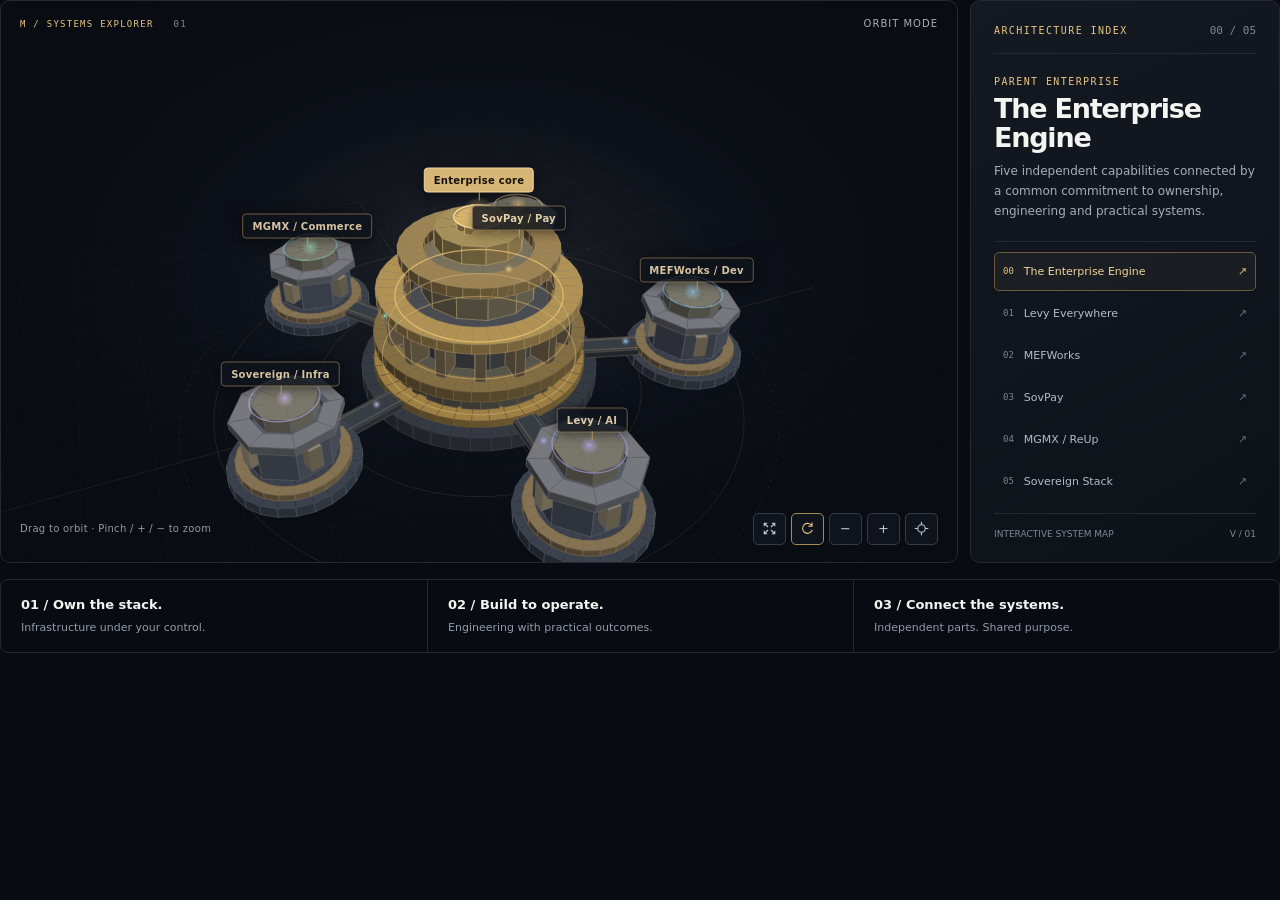
<file: app/public/enterprise-engine.html>
<!doctype html>
<html lang="en"><head><meta charset="utf-8"><meta name="viewport" content="width=device-width,initial-scale=1,viewport-fit=cover"><meta name="theme-color" content="#080b11"><meta name="description" content="Explore the MEnterprise Firm Inc. ecosystem of intelligence, commerce, payments, software and infrastructure."><title>MEnterprise Firm Inc. | The Enterprise Engine</title>
<style>
:root{color-scheme:dark;--bg:#080b11;--panel:#10141c;--line:#262a30;--muted:#939ba7;--gold:#e7c582;--white:#f4f4f1}*{box-sizing:border-box}[hidden]{display:none!important}body{margin:0;background:var(--bg);color:var(--white);font-family:Inter,ui-sans-serif,system-ui,-apple-system,BlinkMacSystemFont,"Segoe UI",sans-serif}button,a{font:inherit}button{cursor:pointer}button:focus-visible,a:focus-visible{outline:2px solid var(--gold);outline-offset:4px}a{color:inherit;text-decoration:none}.shell{max-width:1600px;margin:auto;padding:0 46px}.top{height:80px;display:flex;align-items:center;justify-content:space-between;border-bottom:1px solid var(--line);gap:24px}.brand{display:flex;align-items:center;gap:12px;font-size:13px;font-weight:750;letter-spacing:.07em}.brand small{display:block;color:#9c9ba0;font-size:9px;letter-spacing:.23em;margin-top:4px}.logo{height:35px;width:35px;display:grid;place-items:center;border:1px solid #b79860;transform:rotate(45deg);border-radius:5px;color:var(--gold)}.logo b{transform:rotate(-45deg);font-size:19px}.nav{display:flex;align-items:center;gap:28px;font-size:12px;color:#b5bac3}.nav button,.plain{border:0;background:none;color:inherit;padding:0}.cta{border:1px solid #a88b53;background:#e7c582;color:#17130c;padding:11px 17px;border-radius:5px;font-weight:750;font-size:12px;white-space:nowrap}.hero{display:flex;justify-content:space-between;align-items:end;gap:30px;padding:37px 0 25px}.eyebrow,.micro{font-family:ui-monospace,SFMono-Regular,Consolas,monospace;letter-spacing:.14em;font-size:10px;text-transform:uppercase;color:var(--gold)}.eyebrow{display:flex;align-items:center;gap:9px}.dot{width:6px;height:6px;border-radius:50%;background:var(--gold);box-shadow:0 0 12px var(--gold)}h1{font-size:clamp(34px,4.6vw,69px);font-weight:540;letter-spacing:-.065em;line-height:.98;margin:14px 0 0}h1 span{color:var(--gold)}.intro{color:var(--muted);max-width:355px;font-size:14px;line-height:1.65;margin:0 0 2px}.workbench{display:grid;grid-template-columns:minmax(0,1fr) 310px;gap:12px}.scene{height:auto;min-height:560px;position:relative;overflow:hidden;border:1px solid var(--line);border-radius:10px;background:radial-gradient(ellipse at 50% 47%,#1d2026 0,#0c1018 38%,#090c12 72%);isolation:isolate}.scene:after{content:"";position:absolute;inset:0;pointer-events:none;background:linear-gradient(90deg,#080b1138,transparent 20%,transparent 80%,#080b1138);z-index:1}canvas{position:absolute;inset:0;width:100%;height:100%;display:block;touch-action:none;cursor:grab}canvas:active{cursor:grabbing}.scene-top,.scene-bottom{position:absolute;left:19px;right:19px;z-index:3;display:flex;justify-content:space-between;align-items:center;pointer-events:none}.scene-top{top:17px}.scene-bottom{bottom:17px}.scene-top .micro{font-size:9px}.muted{color:#858d99}.scene-top .mode{color:#a8aeb8;font-size:10px;letter-spacing:.1em}.controls{display:flex;gap:5px;pointer-events:auto}.control{height:32px;min-width:33px;border:1px solid #353b45;background:#10141de8;color:#c3c8d2;border-radius:5px;padding:0 8px;display:grid;place-items:center;font-size:13px}.control[aria-pressed=true]{border-color:#a68b57;color:var(--gold)}.control svg{width:15px;height:15px;stroke:currentColor;fill:none;stroke-width:1.5}.hint{font-size:10px;color:#9299a4;letter-spacing:.03em}.labels{position:absolute;inset:0;pointer-events:none;z-index:2}.node{position:absolute;transform:translate(-50%,-50%);border:1px solid #766344;background:#10141de8;color:#e9d5ae;border-radius:4px;padding:6px 9px;white-space:nowrap;font-size:10px;font-weight:650;letter-spacing:.025em;pointer-events:auto;transition:background .2s,border .2s,opacity .2s;box-shadow:0 2px 12px #0008}.node:hover,.node.selected{border-color:#efd49b;background:#d6b677;color:#18130a}.node:before{content:"";position:absolute;top:100%;left:50%;height:9px;width:1px;background:#b89964}.side{min-width:0;border:1px solid var(--line);border-radius:10px;background:linear-gradient(150deg,#141922,#0d1118);padding:23px;display:flex;flex-direction:column}.side-head{display:flex;justify-content:space-between;align-items:center;padding-bottom:16px;border-bottom:1px solid var(--line)}.index{font-family:ui-monospace,monospace;color:#7f8590;font-size:11px}.detail{padding:22px 0 19px;min-height:178px}.detail h2{margin:8px 0 10px;font-size:27px;font-weight:550;letter-spacing:-.045em;line-height:1.06}.detail p{color:#a6adba;font-size:12px;line-height:1.65;margin:0}.detail-link{display:inline-flex;margin-top:12px;color:var(--gold);font-size:11px;align-items:center;gap:7px}.detail-link:hover{text-decoration:underline}.modules{display:flex;flex-direction:column;gap:3px;border-top:1px solid var(--line);padding-top:10px;margin-top:auto}.module{display:flex;align-items:center;text-align:left;gap:10px;background:transparent;border:1px solid transparent;color:#b4bbc7;padding:8px 8px;border-radius:5px;font-size:11px;min-height:39px;width:100%}.module .num{font-family:ui-monospace,monospace;font-size:9px;color:#7e8590}.module .arrow{margin-left:auto;color:#686e79}.module:hover,.module.active{background:#e7c5820c;border-color:#6b593d;color:#f0d5a0}.module.active .num,.module.active .arrow{color:var(--gold)}.side-foot{display:flex;justify-content:space-between;gap:10px;padding-top:15px;margin-top:12px;border-top:1px solid var(--line);color:#7f8792;font-size:9px}.bottom{display:grid;grid-template-columns:1fr 1fr 1fr;margin:16px 0 30px;border:1px solid var(--line);border-radius:8px}.bottom>div{padding:17px 20px}.bottom>div+div{border-left:1px solid var(--line)}.bottom strong{font-size:13px;font-weight:600;display:block;margin-bottom:4px}.bottom span{color:var(--muted);font-size:11px}.footer{color:#686f7c;display:flex;justify-content:space-between;padding:0 0 20px;font-size:10px;gap:10px}dialog{background:#151a23;color:var(--white);border:1px solid #6b593d;border-radius:10px;max-width:440px;width:calc(100% - 30px);padding:25px}dialog::backdrop{background:#000b;backdrop-filter:blur(5px)}dialog h2{font-size:26px;letter-spacing:-.04em;margin:12px 0}dialog p{color:#a6adba;font-size:14px;line-height:1.6}dialog textarea{width:100%;min-height:110px;background:#0b1017;border:1px solid #434853;border-radius:5px;padding:12px;color:#eee;font:inherit;resize:vertical}dialog .dialog-buttons{display:flex;gap:12px;align-items:center;margin-top:16px}.fallback{display:none;position:absolute;inset:40% 15% auto;text-align:center;color:var(--muted)}@media(max-width:900px){.shell{padding:0 23px}.workbench{grid-template-columns:minmax(0,1fr) 270px}.side{padding:16px}.hero{padding-top:30px}.nav{gap:15px}.scene{min-height:520px}}@media(max-width:680px){.shell{padding:0 14px}.top{height:63px;gap:8px}.brand{font-size:10px;gap:9px}.brand small{font-size:8px}.logo{width:28px;height:28px}.logo b{font-size:16px}.nav{display:none}.cta{padding:10px 11px;font-size:11px}.hero{display:block;padding:25px 0 19px}.hero h1{font-size:43px;margin:12px 0}.intro{font-size:12px;max-width:100%}.workbench{grid-template-columns:1fr;gap:10px}.scene{height:410px;min-height:0}.side{padding:17px}.detail{min-height:0;padding:15px 0}.detail h2{font-size:24px}.modules{display:grid;grid-template-columns:1fr 1fr;gap:3px}.module{padding:7px 5px;font-size:10px}.scene-top,.scene-bottom{left:11px;right:11px}.hint{font-size:9px}.node{font-size:9px;padding:5px 6px}.bottom>div{padding:12px 9px}.bottom strong{font-size:11px}.bottom span{font-size:10px}.footer{font-size:9px}}@media(prefers-reduced-motion:reduce){*{scroll-behavior:auto!important;transition:none!important}}

/* The host React page owns navigation, headline and contact. */
.shell{max-width:unset;padding:0}.bottom{margin-bottom:0}.scene{min-height:560px}.side{min-height:560px} @media(max-width:900px){.shell{padding:0}.scene,.side{min-height:520px}} @media(max-width:680px){.shell{padding:0}.scene,.side{min-height:0}.hint{max-width:135px}.bottom{margin-top:10px}.node{max-width:150px;overflow:hidden;text-overflow:ellipsis}} @media(max-width:360px){.hint{max-width:95px}.controls{gap:3px}.control{min-width:28px;padding:0 5px}}
</style></head><body><main class="shell">

<section class="workbench" aria-label="Interactive enterprise engine"><div class="scene" id="scene"><canvas id="engine" aria-label="Rotating three-dimensional model of the enterprise engine. Drag to orbit, pinch or use the zoom buttons. Use the division buttons to explore."></canvas><div class="fallback" id="fallback">The interactive model is unavailable. Explore each division using the controls.</div><div class="scene-top"><span class="micro">M / SYSTEMS EXPLORER <span class="muted">&nbsp; 01</span></span><span class="mode" id="mode">ORBIT MODE</span></div><div class="labels" id="labels"></div><div class="scene-bottom"><span class="hint">Drag to orbit · Pinch / + / − to zoom</span><div class="controls"><button class="control" id="explode" aria-label="Explode engine" title="Explode / assemble" aria-pressed="false"><svg viewBox="0 0 20 20"><path d="M3 7V3h4M13 3h4v4M17 13v4h-4M7 17H3v-4M3 3l5 5m9-5-5 5m5 9-5-5m-9 5 5-5"/></svg></button><button class="control" id="rotate" aria-label="Auto rotate" title="Auto rotate" aria-pressed="true"><svg viewBox="0 0 20 20"><path d="M16 7a6.6 6.6 0 1 0 .3 5M16 2v5h-5"/></svg></button><button class="control" id="minus" aria-label="Zoom out">−</button><button class="control" id="plus" aria-label="Zoom in">+</button><button class="control" id="reset" aria-label="Reset view" title="Reset view"><svg viewBox="0 0 20 20"><circle cx="10" cy="10" r="5"/><path d="M10 1v4m0 10v4M1 10h4m10 0h4"/></svg></button></div></div></div>
<aside class="side" id="divisions"><div class="side-head"><span class="micro">Architecture index</span><span class="index" id="index">00 / 05</span></div><div class="detail" id="detail" aria-live="polite"><div class="micro" id="category">Parent enterprise</div><h2 id="name">The Enterprise Engine</h2><p id="description">Five independent capabilities connected by a common commitment to ownership, engineering and practical systems.</p><a class="detail-link" id="site" target="_blank" rel="noopener noreferrer" hidden>Visit division ↗</a></div><div class="modules" id="modules"></div><div class="side-foot"><span>INTERACTIVE SYSTEM MAP</span><span>V / 01</span></div></aside></section>
<section class="bottom" aria-label="Enterprise principles"><div><strong>01 / Own the stack.</strong><span>Infrastructure under your control.</span></div><div><strong>02 / Build to operate.</strong><span>Engineering with practical outcomes.</span></div><div><strong>03 / Connect the systems.</strong><span>Independent parts. Shared purpose.</span></div></section></main>

<script>
'use strict';
const divisions=[
 {name:'The Enterprise Engine',short:'Enterprise core',cat:'Parent enterprise',desc:'Five independent capabilities connected by a common commitment to ownership, engineering and practical systems.',color:'#e9c783'},
 {name:'Levy Everywhere',short:'Levy / AI',cat:'01 / Artificial intelligence',desc:'AI assistants, automation and operational intelligence designed to reduce the work people have to manage.',color:'#b3a5ed',angle:-Math.PI/2},
 {name:'MEFWorks',short:'MEFWorks / Dev',cat:'02 / Engineering',desc:'Applied software engineering, systems design and custom development. From an idea to working infrastructure.',color:'#8ec3e7',angle:-Math.PI/2+Math.PI*2/5,url:'https://mefworks.com'},
 {name:'SovPay',short:'SovPay / Pay',cat:'03 / Payments',desc:'Payment infrastructure built around merchant control and independently owned transaction systems.',color:'#e9c783',angle:-Math.PI/2+Math.PI*4/5,url:'https://sovpay.me'},
 {name:'MGMX / ReUp',short:'MGMX / Commerce',cat:'04 / Commerce',desc:'Merchant-facing commerce systems connecting storefronts, order workflows and alternative payment rails.',color:'#94d0b3',angle:-Math.PI/2+Math.PI*6/5,url:'https://mgmx.pro'},
 {name:'Sovereign Stack',short:'Sovereign / Infra',cat:'05 / Infrastructure',desc:'Independently owned software, deployable products and infrastructure designed to put control back in the operator’s hands.',color:'#c4b2e2',angle:-Math.PI/2+Math.PI*8/5,url:'https://sovereignstack.pro'}
];
const $=id=>document.getElementById(id), cv=$('engine'), scene=$('scene'), ctx=cv.getContext('2d');
let selected=0, yaw=.28, pitch=.58, zoom=1, exploded=false, spread=0, rotating=!matchMedia('(prefers-reduced-motion: reduce)').matches, last=0, W=0,H=0,DPR=1, dragging=false, pointerMap=new Map(), pinchStart=0, pinchZoom=1, lastPoint=null;
const labels=[], modButtons=[]; const clamp=(n,a,b)=>Math.max(a,Math.min(b,n));
for(let i=0;i<divisions.length;i++){
 let b=document.createElement('button');b.className='module';b.innerHTML=`<span class="num">0${i}</span><span>${divisions[i].name}</span><span class="arrow">↗</span>`;b.onclick=()=>select(i);$('modules').append(b);modButtons.push(b);
 let n=document.createElement('button');n.className='node';n.textContent=divisions[i].short;n.setAttribute('aria-label','Explore '+divisions[i].name);n.onclick=()=>select(i);$('labels').append(n);labels.push(n);
}
function select(i){selected=i;let d=divisions[i];$('index').textContent=`0${i} / 05`;$('category').textContent=d.cat;$('name').textContent=d.name;$('description').textContent=d.desc;let link=$('site');link.hidden=!d.url;if(d.url){link.href=d.url;link.textContent='Visit division ↗';}else{link.removeAttribute('href');}modButtons.forEach((b,j)=>{b.classList.toggle('active',i===j);b.setAttribute('aria-pressed',String(i===j))});labels.forEach((b,j)=>b.classList.toggle('selected',i===j));}
select(0);
function setRot(v){rotating=v;$('rotate').setAttribute('aria-pressed',String(v))}setRot(rotating);$('rotate').onclick=()=>setRot(!rotating);$('explode').onclick=()=>{exploded=!exploded;$('explode').setAttribute('aria-pressed',String(exploded));$('mode').textContent=exploded?'EXPLODED VIEW':'ORBIT MODE'};$('minus').onclick=()=>zoom=clamp(zoom-.13,.65,1.65);$('plus').onclick=()=>zoom=clamp(zoom+.13,.65,1.65);$('reset').onclick=()=>{yaw=.28;pitch=.58;zoom=1;exploded=false;$('explode').setAttribute('aria-pressed','false');$('mode').textContent='ORBIT MODE';select(0)};
cv.addEventListener('pointerdown',e=>{cv.setPointerCapture(e.pointerId);pointerMap.set(e.pointerId,{x:e.clientX,y:e.clientY});dragging=true;setRot(false);lastPoint={x:e.clientX,y:e.clientY};if(pointerMap.size===2){const p=[...pointerMap.values()];pinchStart=Math.hypot(p[0].x-p[1].x,p[0].y-p[1].y);pinchZoom=zoom}});
cv.addEventListener('pointermove',e=>{if(!pointerMap.has(e.pointerId))return;pointerMap.set(e.pointerId,{x:e.clientX,y:e.clientY});if(pointerMap.size===2){const p=[...pointerMap.values()];zoom=clamp(pinchZoom*Math.hypot(p[0].x-p[1].x,p[0].y-p[1].y)/Math.max(1,pinchStart),.65,1.65)}else if(lastPoint){yaw+=(e.clientX-lastPoint.x)*.009;pitch=clamp(pitch+(e.clientY-lastPoint.y)*.007,-.2,1.3)}lastPoint={x:e.clientX,y:e.clientY}});
function release(e){pointerMap.delete(e.pointerId);dragging=pointerMap.size>0;lastPoint=dragging?[...pointerMap.values()][0]:null}cv.addEventListener('pointerup',release);cv.addEventListener('pointercancel',release);cv.addEventListener('wheel',e=>{if(e.ctrlKey||e.metaKey){e.preventDefault();zoom=clamp(zoom*Math.exp(-e.deltaY*.001),.65,1.65)}},{passive:false});
function resize(){W=cv.clientWidth;H=cv.clientHeight;DPR=Math.min(devicePixelRatio||1,2);cv.width=Math.round(W*DPR);cv.height=Math.round(H*DPR);if(ctx)ctx.setTransform(DPR,0,0,DPR,0,0)}new ResizeObserver(resize).observe(scene);resize();
// All model vertices are defined in three-dimensional world space and perspective projected each frame.
const TAU=Math.PI*2;const V=(x,y,z)=>[x,y,z];function project(v){let [x,y,z]=v;let co=Math.cos(yaw),si=Math.sin(yaw);let a=x*co-z*si,b=x*si+z*co;let cp=Math.cos(pitch),sp=Math.sin(pitch);let yy=y*cp+b*sp,zz=-y*sp+b*cp;let focal=12, f=focal/(focal+zz);let sc=Math.min(W/10.8,H/8.5)*zoom;return{x:W*.5+a*sc*f,y:H*.52-yy*sc*f,z:zz,s:f}};
function world(cx,cy,cz,r,a){return V(cx+r*Math.cos(a),cy,cz+r*Math.sin(a))}function hex(c){let n=parseInt(c.slice(1),16);return[(n>>16)&255,(n>>8)&255,n&255]}function tint(c,k,a=1){return`rgba(${c.map(x=>Math.round(clamp(x*k,0,255))).join(',')},${a})`}
let faces=[],lines=[],lights=[];function face(v,fill,stroke){let p=v.map(project);faces.push({p,fill,stroke,z:p.reduce((a,b)=>a+b.z,0)/p.length})}function line(v,color,width=1,dash=[]){let p=v.map(project);lines.push({p,color,width,dash,z:p.reduce((a,b)=>a+b.z,0)/p.length})}function light(v,color,r){lights.push({p:project(v),color,r})}
function ring(cx,cy,cz,r,color,width=1,n=72){let v=[];for(let j=0;j<=n;j++)v.push(world(cx,cy,cz,r,j*TAU/n));line(v,color,width)}
function cyl(cx,cy,cz,r,h,n,base,spin=0,edge='#6a604c',inner=0){let c=hex(base),top=cy+h/2,bot=cy-h/2;for(let j=0;j<n;j++){let a=spin+j*TAU/n,b=spin+(j+1)*TAU/n;let sh=.46+.39*(.5+.5*Math.cos(a+yaw+.4));face([world(cx,bot,cz,r,a),world(cx,bot,cz,r,b),world(cx,top,cz,r,b),world(cx,top,cz,r,a)],tint(c,sh),edge);if(inner){face([world(cx,top,cz,r,a),world(cx,top,cz,r,b),world(cx,top,cz,inner,b),world(cx,top,cz,inner,a)],tint(c,1.12),edge);face([world(cx,bot,cz,inner,a),world(cx,top,cz,inner,a),world(cx,top,cz,inner,b),world(cx,bot,cz,inner,b)],tint(c,.5),edge)}else{face([V(cx,top,cz),world(cx,top,cz,r,a),world(cx,top,cz,r,b)],tint(c,1.02),null)}}}
function box(cx,cy,cz,sx,sy,sz,angle,color,edge){let c=hex(color),v=[];let ca=Math.cos(angle),sa=Math.sin(angle);for(let y of [-1,1])for(let z of [-1,1])for(let x of [-1,1]){let xx=x*sx/2,zz=z*sz/2;v.push(V(cx+xx*ca-zz*sa,cy+y*sy/2,cz+xx*sa+zz*ca))}for(let [idx,k] of [[[0,1,3,2],.4],[[4,6,7,5],1.05],[[0,4,5,1],.65],[[2,3,7,6],.8],[[0,2,6,4],.5],[[1,5,7,3],.7]])face(idx.map(i=>v[i]),tint(c,k),edge)}
function path(p){ctx.beginPath();p.forEach((v,i)=>i?ctx.lineTo(v.x,v.y):ctx.moveTo(v.x,v.y))}
let sceneVisible=true; if('IntersectionObserver' in window){new IntersectionObserver(entries=>{sceneVisible=entries[0].isIntersecting}).observe(scene)}
function draw(t){if(!sceneVisible||document.hidden){last=t;requestAnimationFrame(draw);return;}let dt=last?Math.min((t-last)/1000,.05):0;last=t;if(rotating&&!dragging)yaw+=dt*.105;spread+=(Number(exploded)-spread)*(1-Math.exp(-dt*5));if(!ctx||!W||!H){requestAnimationFrame(draw);return}ctx.clearRect(0,0,W,H);faces=[];lines=[];lights=[];
// Ground plane: measured grid and orbital paths.
ctx.lineWidth=.65;for(let i=-7;i<=7;i++){for(let a of [[V(i,-1.7,-7),V(i,-1.7,7)],[V(-7,-1.7,i),V(7,-1.7,i)]]){path(a.map(project));ctx.strokeStyle=i===0?'#8d785042':'#76839a17';ctx.stroke()}}
for(let r of [2.6,4.15,4.65]){let p=[];for(let j=0;j<=100;j++)p.push(project(world(0,-1.59,0,r,j*TAU/100)));path(p);ctx.strokeStyle='#be9f5936';ctx.setLineDash(r===4.65?[2,5]:[]);ctx.stroke()}ctx.setLineDash([]);
// Central machinery: stacked machined rings, faceted reactor, and heat-sink teeth.
let lift=spread*1.35;const gold='#8d713d',dark='#343941';
cyl(0,-1.35,0,1.86,.25,40,dark,0,'#42454c');cyl(0,-1.15,0,1.66,.12,40,gold,0,'#67563c',1.38);cyl(0,-.91,0,1.42,.35,32,'#55534a',0,'#69604d');cyl(0,-.67-lift*.18,0,1.63,.18,40,'#75613b',0,'#796744',1.31);cyl(0,-.36,0,1.07,.58,12,'#484b50',Math.PI/12,'#77705e');
for(let j=0;j<16;j++){let a=j*TAU/16;box(Math.cos(a)*1.29,-.28,Math.sin(a)*1.29,.34,.52,.15,a,'#71634b','#918063')}
cyl(0,.1+lift*.24,0,1.55,.16,40,'#9d824c',0,'#a38d65',1.15);cyl(0,.38+lift*.55,0,.86,.59,12,'#77715b',Math.PI/12,'#ae9670');cyl(0,.76+lift*.8,0,1.19,.17,32,'#8b754a',0,'#a18a63',.82);cyl(0,1.02+lift,0,.65,.29,12,'#a28c58',Math.PI/12,'#c2a771');cyl(0,1.22+lift,0,.34,.12,12,'#d8b16a',0,'#ddc28d');
for(let k=0;k<3;k++){ring(0,-1.08+k*.55+lift*k*.18,0,1.53-k*.13,k===2?'#f7ce77b3':'#d5b57780',1.25)}ring(0,1.30+lift,0,.36,'#ffe2a3',1.3);light(V(0,1.32+lift,0),'#ffd999',8);
// Five independent satellite modules are attached to the central hub by articulated pathways.
let anchors=[V(0,1.87+lift,0)];for(let i=1;i<6;i++){let d=divisions[i],a=d.angle,r=3.35+spread*.6,cx=r*Math.cos(a),cz=r*Math.sin(a),cy=-.79+spread*.12,active=selected===i,edge=active?d.color:'#5c6068';let pathY=-1.12;let inner=world(0,pathY,0,1.63,a),outer=world(0,pathY,0,r-.77,a);let perp=V(-Math.sin(a)*.13,0,Math.cos(a)*.13);for(let k of [-1,1])line([V(inner[0]+perp[0]*k,pathY,inner[2]+perp[2]*k),V(outer[0]+perp[0]*k,pathY,outer[2]+perp[2]*k)],active?d.color:'#9e85575f',1.2);box((inner[0]+outer[0])/2,pathY-.06,(inner[2]+outer[2])/2,r-2.45,.10,.36,a,'#343a42','#57534b');cyl(cx,-1.32,cz,.91,.16,24,'#3a414c',a,'#555d66');cyl(cx,-1.19,cz,.78,.10,24,'#76664a',a,'#806f52',.63);cyl(cx,cy,cz,.65,.51,8,'#505765',a+Math.PI/8,edge);cyl(cx,cy+.34,cz,.75,.12,8,'#696b70',a+Math.PI/8,edge,.48);cyl(cx,cy+.48,cz,.43,.21,8,active?d.color:'#777568',a+Math.PI/8,edge);ring(cx,cy+.61,cz,.45,d.color+(active?'ff':'90'),1.4,40);for(let j=0;j<4;j++){let aa=a+j*TAU/4;box(cx+Math.cos(aa)*.57,cy+.02,cz+Math.sin(aa)*.57,.18,.35,.18,aa,'#8b8068',edge)}light(V(cx,cy+.61,cz),d.color,active?9:4);if(active)ring(cx,-1.2,cz,1.06,d.color+'aa',1.3);anchors.push(V(cx,cy+1.01,cz));let phase=(t*.00027+i*.17)%1;let rr=1.75+phase*(r-2.55);light(world(0,pathY+.04,0,rr,a),d.color,active?4:2)}
// Perspective depth ordering of opaque polygons, followed by emissive linework.
faces.sort((a,b)=>b.z-a.z);for(let f of faces){path(f.p);ctx.closePath();ctx.fillStyle=f.fill;ctx.fill();if(f.stroke){ctx.strokeStyle=f.stroke;ctx.lineWidth=.55;ctx.stroke()}}
lines.sort((a,b)=>b.z-a.z);for(let l of lines){path(l.p);ctx.strokeStyle=l.color;ctx.lineWidth=l.width;ctx.setLineDash(l.dash);ctx.stroke()}ctx.setLineDash([]);
for(let l of lights){let r=l.r*2.3;let g=ctx.createRadialGradient(l.p.x,l.p.y,0,l.p.x,l.p.y,r);g.addColorStop(0,l.color+'c0');g.addColorStop(1,l.color+'00');ctx.fillStyle=g;ctx.fillRect(l.p.x-r,l.p.y-r,2*r,2*r);ctx.fillStyle=l.color;ctx.beginPath();ctx.arc(l.p.x,l.p.y,Math.max(1,l.r*.22),0,TAU);ctx.fill()}
// Interactive HTML labels use the same 3D projected coordinates, with collision mitigation on narrow screens.
let placed=[];let order=[0,...[1,2,3,4,5].sort((a,b)=>project(anchors[a]).z-project(anchors[b]).z)];for(let i of order){let p=project(anchors[i]),el=labels[i],hw=el.offsetWidth/2+2,hh=el.offsetHeight/2+2;let x=clamp(p.x,hw+7,W-hw-7),y=clamp(p.y,50,H-65);for(let j=0;j<5;j++){let conflict=placed.find(q=>Math.abs(q.x-x)<q.hw+hw&&Math.abs(q.y-y)<q.hh+hh);if(!conflict)break;y=clamp(y+(y<conflict.y?-1:1)*(hh+conflict.hh+3),50,H-65)}placed.push({x,y,hw,hh});el.style.left=x+'px';el.style.top=y+'px';el.style.opacity=i===0||i===selected?'1':'.91'}
requestAnimationFrame(draw)}
if(ctx)requestAnimationFrame(draw);else{$('fallback').style.display='block';$('labels').style.display='none'}
</script></body></html>
</file>
